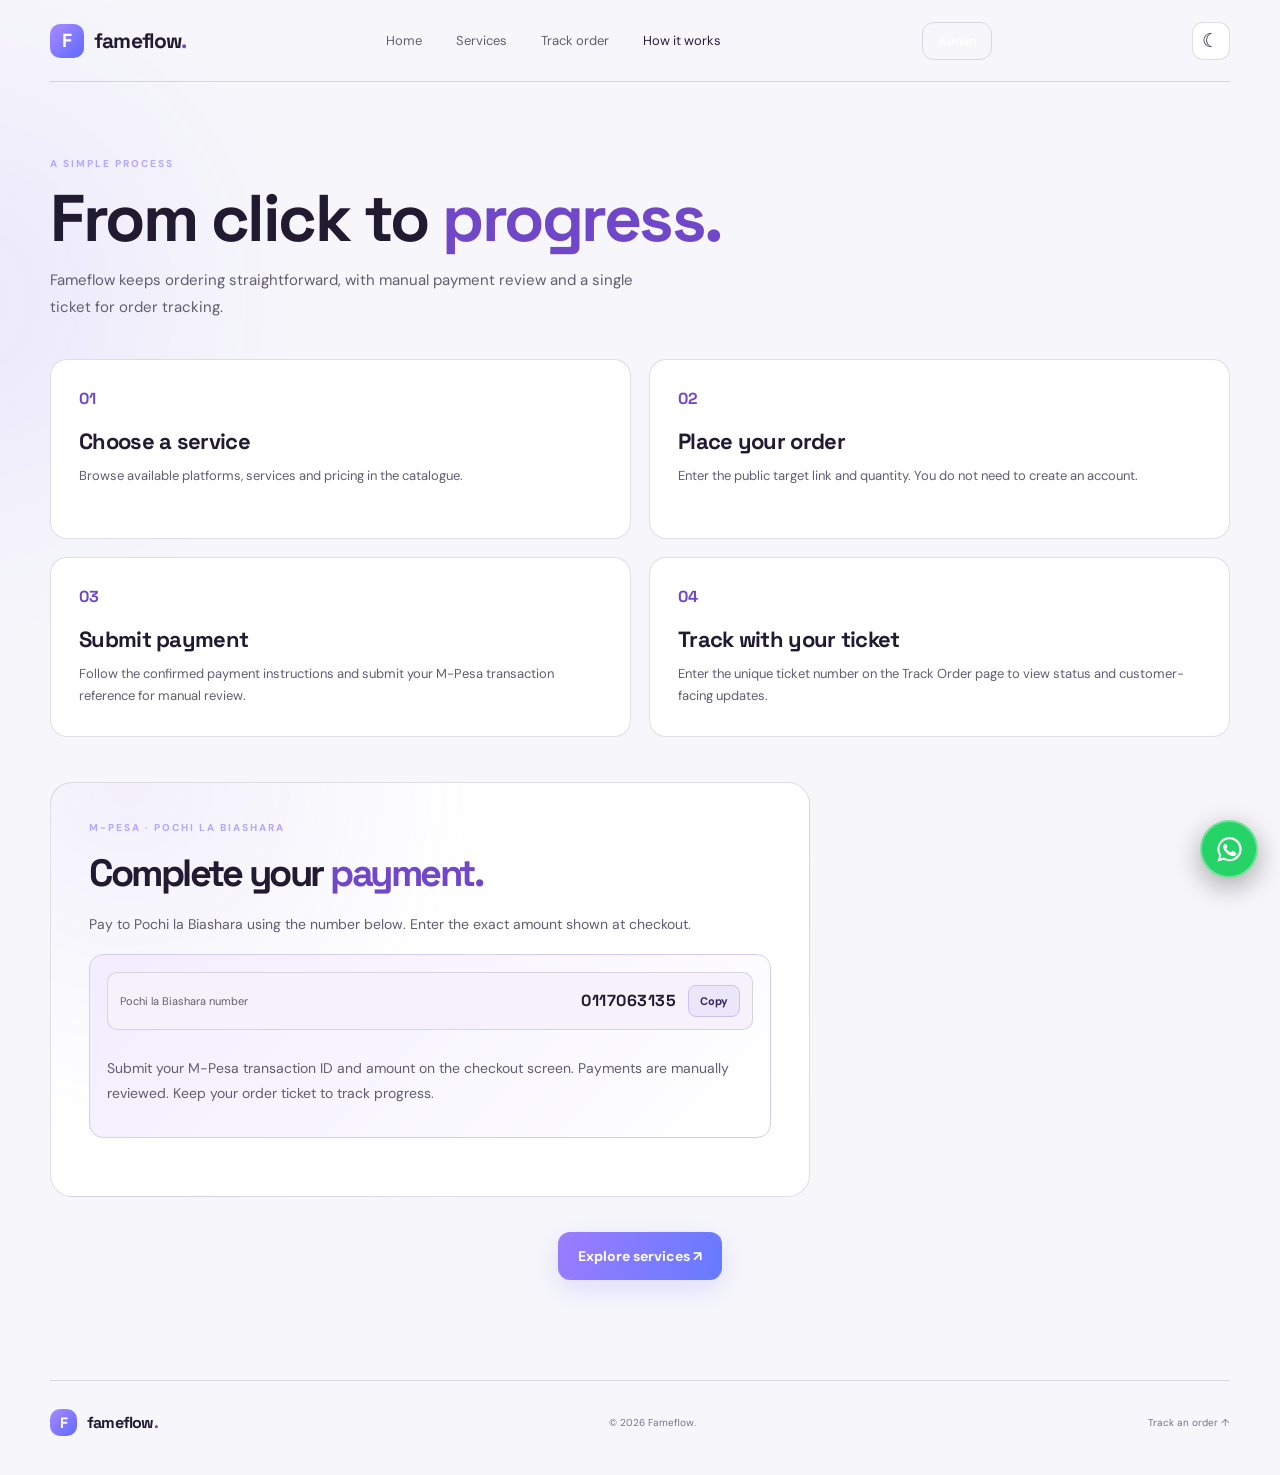
<file: how-it-works.html>
<!doctype html><html lang="en"><head><meta charset="utf-8"><meta name="viewport" content="width=device-width,initial-scale=1"><meta name="theme-color" content="#0c0a18"><title>How It Works — Fameflow</title><link rel="preconnect" href="https://fonts.googleapis.com"><link rel="preconnect" href="https://fonts.gstatic.com" crossorigin><link href="https://fonts.googleapis.com/css2?family=DM+Sans:wght@400;500;600;700;800&family=Space+Grotesk:wght@500;600;700&display=swap" rel="stylesheet"><link rel="stylesheet" href="styles.css"></head><body><div class="ambient ambient-a"></div><header class="topbar"><a class="brand" href="index.html"><span class="brand-mark">F</span><span>fameflow<span class="brand-dot">.</span></span></a><nav><a href="index.html">Home</a><a href="services.html">Services</a><a href="track.html">Track order</a><a class="active" href="how-it-works.html">How it works</a></nav><a class="button button-small button-outline" href="admin.html">Admin</a><button class="theme-toggle" id="theme-toggle" type="button" aria-label="Switch colour theme" title="Switch theme">◐</button><button class="menu-toggle" id="menu-toggle" aria-label="Open menu">☰</button></header><div class="mobile-nav" id="mobile-nav"><a href="index.html">Home</a><a href="services.html">Services</a><a href="track.html">Track order</a><a href="how-it-works.html">How it works</a><a href="admin.html">Admin</a></div><main class="wrap page-main"><div class="page-heading"><div class="eyebrow">A SIMPLE PROCESS</div><h1>From click to <span>progress.</span></h1><p>Fameflow keeps ordering straightforward, with manual payment review and a single ticket for order tracking.</p></div><div class="how-grid"><article class="how-card"><b>01</b><h2>Choose a service</h2><p>Browse available platforms, services and pricing in the catalogue.</p></article><article class="how-card"><b>02</b><h2>Place your order</h2><p>Enter the public target link and quantity. You do not need to create an account.</p></article><article class="how-card"><b>03</b><h2>Submit payment</h2><p>Follow the confirmed payment instructions and submit your M-Pesa transaction reference for manual review.</p></article><article class="how-card"><b>04</b><h2>Track with your ticket</h2><p>Enter the unique ticket number on the Track Order page to view status and customer-facing updates.</p></article></div><section class="notice-card"><div class="eyebrow">M-PESA · POCHI LA BIASHARA</div><h2>Complete your <span>payment.</span></h2><p>Pay to Pochi la Biashara using the number below. Enter the exact amount shown at checkout.</p><div class="etica-payment"><div class="payment-detail"><span>Pochi la Biashara number</span><strong>0117063135</strong><button type="button" class="copy-detail" data-copy="0117063135">Copy</button></div><p class="tiny muted">Submit your M-Pesa transaction ID and amount on the checkout screen. Payments are manually reviewed. Keep your order ticket to track progress.</p></div></section><div class="center-cta"><a class="button" href="services.html">Explore services ↗</a></div></main><footer class="footer wrap"><a class="brand" href="index.html"><span class="brand-mark">F</span><span>fameflow<span class="brand-dot">.</span></span></a><span>© <span data-year></span> Fameflow.</span><a href="track.html">Track an order ↑</a></footer><a class="whatsapp-float" href="https://wa.me/254117063135?text=Hello%20Fameflow%20Support%2C%20I%20need%20assistance%20with%20my%20order." target="_blank" rel="noopener" aria-label="Chat with Fameflow support on WhatsApp" title="WhatsApp support"><svg viewBox="0 0 32 32" aria-hidden="true"><path fill="currentColor" d="M16 3.2A12.5 12.5 0 0 0 5.3 22.1L3.6 28.4l6.5-1.7A12.5 12.5 0 1 0 16 3.2Zm0 22.7c-1.9 0-3.7-.5-5.3-1.5l-.4-.2-3.8 1 1-3.7-.3-.4A10.2 10.2 0 1 1 16 25.9Zm5.6-7.6c-.3-.2-1.8-.9-2.1-1s-.5-.2-.7.2-.8 1-1 1.2-.4.2-.7.1a8.3 8.3 0 0 1-2.5-1.5 9.3 9.3 0 0 1-1.7-2.1c-.2-.3 0-.5.1-.7l.5-.6.3-.5c.1-.2 0-.4 0-.6l-.9-2.1c-.2-.5-.5-.5-.7-.5h-.6c-.2 0-.6.1-.9.4s-1.2 1.2-1.2 2.9 1.2 3.3 1.4 3.5 2.4 3.7 5.8 5.1c.8.3 1.4.5 1.9.6.8.2 1.5.2 2 .1.6-.1 1.8-.7 2.1-1.4s.3-1.3.2-1.4-.3-.2-.6-.4Z"/></svg></a><script src="app.js"></script></body></html>
</file>
<file: styles.css>
:root{--bg:#0c0a18;--panel:#151226;--panel2:#1b1730;--text:#f5f2ff;--muted:#aaa4c1;--line:rgba(255,255,255,.1);--violet:#9b7cff;--blue:#6d8cff;--mint:#a8f0d1;--content:1180px}*{box-sizing:border-box}html{scroll-behavior:smooth;scroll-padding-top:90px}body{margin:0;background:var(--bg);color:var(--text);font-family:"DM Sans",sans-serif;overflow-x:hidden;min-width:320px}a{color:inherit;text-decoration:none}button,input,select,textarea{font:inherit}.ambient{position:fixed;width:420px;height:420px;border-radius:50%;filter:blur(115px);opacity:.14;pointer-events:none;z-index:-1}.ambient-a{background:#6d45ff;top:90px;left:-250px}.ambient-b{background:#2868ff;top:55vh;right:-280px}.wrap{width:min(var(--content),calc(100% - 56px));margin-inline:auto}.topbar{height:82px;width:min(var(--content),calc(100% - 56px));margin:auto;display:flex;align-items:center;justify-content:space-between;gap:24px;position:relative;z-index:5;border-bottom:1px solid var(--line)}.brand{display:flex;align-items:center;gap:10px;font-family:"Space Grotesk";font-weight:700;font-size:21px;letter-spacing:-.8px;white-space:nowrap}.brand-mark{width:34px;height:34px;display:grid;place-items:center;border-radius:10px;background:linear-gradient(135deg,#a98aff,#5e69ff);color:white;font-size:19px}.brand-dot,h1 span,h2 span{color:var(--violet)}nav{display:flex;gap:clamp(16px,3vw,34px);color:var(--muted);font-size:13px}nav a:hover,nav a.active,.text-link:hover{color:white}.button{border:0;border-radius:12px;padding:15px 20px;background:linear-gradient(110deg,#9b7cff,#667aff);color:white;font-weight:700;font-size:14px;cursor:pointer;box-shadow:0 9px 30px rgba(112,94,255,.18);display:inline-flex;justify-content:center;align-items:center;gap:15px;transition:transform .18s,filter .18s}.button:hover{filter:brightness(1.1);transform:translateY(-1px)}.button:disabled{opacity:.6;cursor:wait;transform:none}.button-small{padding:10px 15px;font-size:12px}.button-outline{background:transparent;border:1px solid var(--line);box-shadow:none}.menu-toggle,.mobile-nav{display:none}.hero{min-height:610px;padding-block:clamp(80px,10vw,130px) 80px;display:grid;grid-template-columns:1.1fr .9fr;align-items:center;gap:40px;position:relative}.eyebrow{font-size:10px;letter-spacing:2px;font-weight:800;color:#b8a7ff;display:flex;align-items:center;gap:9px}.pulse{width:7px;height:7px;border-radius:50%;background:var(--mint);box-shadow:0 0 12px var(--mint)}h1,h2{font-family:"Space Grotesk";letter-spacing:-2.5px}h1{font-size:clamp(48px,6.4vw,78px);line-height:.99;margin:22px 0}.lead{max-width:570px;color:var(--muted);font-size:clamp(14px,1.4vw,17px);line-height:1.85}.hero-actions{display:flex;align-items:center;gap:28px;margin-top:30px;flex-wrap:wrap}.text-link{font-size:13px;color:#d4cafa}.hero-note{margin-top:48px;font-size:11px;color:#8f89a9;display:flex;align-items:center;gap:10px;flex-wrap:wrap}.mini-check,.live-dot{color:var(--mint)}.hero-visual{height:400px;position:relative;display:grid;place-items:center}.hero-glass{width:min(100%,370px);height:275px;padding:24px;border-radius:22px;border:1px solid rgba(255,255,255,.15);background:linear-gradient(145deg,rgba(49,39,83,.78),rgba(21,18,38,.78));backdrop-filter:blur(18px);box-shadow:0 35px 100px rgba(0,0,0,.35);transform:rotate(4deg);position:relative;z-index:1}.glass-top,.glass-bottom{display:flex;justify-content:space-between;font-size:8px;letter-spacing:1.3px;color:#aaa4c1}.glass-metric{margin-top:38px}.glass-metric>span{display:block;font-size:9px;letter-spacing:1.5px;color:#aaa4c1}.glass-metric strong{font-family:"Space Grotesk";font-size:clamp(25px,3vw,32px);display:block;margin-top:5px}.glass-metric strong span{color:var(--violet)}.glass-bars{height:65px;display:flex;align-items:end;gap:8px;margin:10px 0 20px}.glass-bars i{display:block;flex:1;border-radius:5px 5px 1px 1px;background:linear-gradient(#a88aff,#626dff);opacity:.8}.glass-bars i:nth-child(1){height:20%}.glass-bars i:nth-child(2){height:35%}.glass-bars i:nth-child(3){height:28%}.glass-bars i:nth-child(4){height:48%}.glass-bars i:nth-child(5){height:42%}.glass-bars i:nth-child(6){height:62%}.glass-bars i:nth-child(7){height:52%}.glass-bars i:nth-child(8){height:70%}.glass-bars i:nth-child(9){height:64%}.glass-bars i:nth-child(10){height:83%}.glass-bars i:nth-child(11){height:75%}.glass-bars i:nth-child(12){height:100%}.hero-orbit{position:absolute;border:1px solid rgba(155,124,255,.17);border-radius:50%;pointer-events:none}.orbit-one{width:min(100%,490px);aspect-ratio:1}.orbit-two{width:min(82%,390px);aspect-ratio:1}.feature-strip{display:grid;grid-template-columns:repeat(3,1fr);gap:18px;padding-block:30px 85px;border-bottom:1px solid var(--line)}.feature-strip article{padding:22px;border:1px solid var(--line);border-radius:16px;background:rgba(21,18,38,.55)}.feature-strip b,.how-card>b{color:var(--violet);font-family:"Space Grotesk"}.feature-strip h3{font-size:16px;margin:16px 0 8px}.feature-strip p,.how-card p{font-size:13px;color:var(--muted);line-height:1.7;margin:0}.bottom-cta{display:flex;justify-content:space-between;align-items:center;gap:30px;padding-block:80px}.bottom-cta h2{font-size:clamp(32px,4vw,48px);margin:14px 0 0}.footer{min-height:95px;padding-block:25px 35px;display:flex;justify-content:space-between;align-items:center;gap:20px;color:#77718e;font-size:10px;border-top:1px solid var(--line)}.footer .brand{color:white;font-size:16px}.footer .brand-mark{width:27px;height:27px;font-size:15px}.page-main{padding-block:75px 100px;min-height:calc(100vh - 180px)}.page-heading{max-width:700px;margin-bottom:38px}.page-heading h1{font-size:clamp(42px,6vw,66px);margin:16px 0}.page-heading p{max-width:600px;color:var(--muted);line-height:1.8;font-size:15px}.service-grid{display:grid;grid-template-columns:repeat(3,minmax(0,1fr));gap:18px}.service-card{min-width:0;background:linear-gradient(145deg,#19152c,#11101f);border:1px solid var(--line);border-radius:17px;padding:23px;min-height:225px;display:flex;flex-direction:column}.service-icon{width:40px;height:40px;border-radius:12px;background:#2a2247;display:grid;place-items:center;color:#c7b8ff;font-size:18px;margin-bottom:17px}.service-card h3{font-size:18px;margin:9px 0 8px;overflow-wrap:anywhere}.service-card p{color:var(--muted);font-size:13px;line-height:1.65;min-height:40px}.service-meta{display:flex;justify-content:space-between;align-items:center;gap:12px;margin-top:auto;padding-top:15px;border-top:1px solid var(--line)}.service-price{font-weight:700;font-size:13px;white-space:nowrap}.service-price small{font-size:10px;color:var(--muted);font-weight:400}.empty-state{grid-column:1/-1;padding:32px;border:1px dashed var(--line);border-radius:15px;color:var(--muted);text-align:center}.order-area{display:grid;grid-template-columns:.8fr 1.2fr;gap:25px;margin-top:70px;scroll-margin-top:30px}.order-heading h2{font-size:clamp(34px,4vw,48px);margin:14px 0}.order-heading p{line-height:1.7}.form-card,.track-card,.admin-shell,.notice-card{border:1px solid var(--line);border-radius:22px;padding:clamp(22px,4vw,38px);background:radial-gradient(circle at 10% 0%,rgba(113,87,211,.18),transparent 45%),#151226}.stack{display:grid;gap:15px}.stack label,.admin-label{font-size:12px;color:#c8c2dc;display:grid;gap:8px}.stack input,.admin-label select,.admin-label textarea,.admin-order select,.admin-order textarea{width:100%;min-width:0;background:#0f0d1b;border:1px solid var(--line);border-radius:10px;padding:14px;color:white;font-size:14px;outline:none}.stack input:focus,.admin-label select:focus,.admin-label textarea:focus{border-color:#8870e8}.price-line{display:flex;justify-content:space-between;gap:10px;padding:13px 0;border-top:1px solid var(--line);font-size:13px;color:var(--muted)}.price-line strong{color:white;font-size:17px}.inline-result{font-size:12px;color:var(--mint);line-height:1.7;white-space:pre-wrap;overflow-wrap:anywhere}.inline-result.error{color:#ff9caa}.muted{color:var(--muted)}.small{font-size:12px;line-height:1.7}.tiny{font-size:10px;line-height:1.5}.selected-service{padding:13px;background:#211c39;border:1px solid var(--line);border-radius:10px;font-size:13px;color:#dcd4ff;line-height:1.6}.payment-panel{margin-top:20px}.payment-panel h3{margin:12px 0 5px}.ticket-receipt{display:grid;gap:5px;padding:16px;margin:18px 0;background:#0f0d1b;border:1px dashed #7663b9;border-radius:12px}.ticket-receipt span,.ticket-receipt small{color:var(--muted);font-size:11px}.ticket-receipt strong{font-family:"Space Grotesk";font-size:21px;letter-spacing:1px;overflow-wrap:anywhere}.narrow{max-width:900px}.track-card{display:grid;grid-template-columns:.85fr 1.15fr;gap:45px;align-items:start}.track-card h1{font-size:clamp(42px,5vw,60px);margin:15px 0}.track-card p{line-height:1.8}.tracking-result{grid-column:1/-1;margin-top:8px;padding:18px;background:#0f0d1b;border:1px solid var(--line);border-radius:14px;overflow-wrap:anywhere}.result-top{display:flex;justify-content:space-between;align-items:center;gap:12px;flex-wrap:wrap;margin-bottom:20px}.result-top strong{font-family:"Space Grotesk";letter-spacing:.5px}.status-pill{display:inline-flex;padding:7px 10px;border-radius:30px;background:#233d37;color:var(--mint);font-size:10px;font-weight:800;letter-spacing:1px}.tracking-facts{display:grid;grid-template-columns:repeat(2,minmax(0,1fr));gap:14px;padding-bottom:18px;border-bottom:1px solid var(--line)}.tracking-facts div{display:grid;gap:5px;min-width:0}.tracking-facts small{color:var(--muted);font-size:10px}.tracking-facts b{font-size:13px;overflow-wrap:anywhere}.tracking-result h3{font-size:14px;margin:20px 0 10px}.update-list{padding:0;margin:0;list-style:none;display:grid;gap:12px}.update-list li{display:grid;gap:4px;padding-left:12px;border-left:2px solid #7663b9;font-size:12px;line-height:1.6}.update-list time{font-size:10px;color:var(--muted)}.how-grid{display:grid;grid-template-columns:repeat(2,minmax(0,1fr));gap:18px}.how-card{padding:28px;border:1px solid var(--line);border-radius:17px;background:rgba(21,18,38,.7);min-height:180px}.how-card h2{font-size:22px;letter-spacing:-.7px;margin:18px 0 10px}.notice-card{margin-top:45px;max-width:760px}.notice-card h2{font-size:clamp(27px,4vw,38px);margin:15px 0}.notice-card p{color:var(--muted);font-size:14px;line-height:1.8}.center-cta{text-align:center;margin-top:35px}.admin-page{max-width:1000px}.admin-shell h1{font-size:clamp(38px,5vw,54px);margin:14px 0 25px}.admin-login{max-width:460px}.admin-panel{margin-top:30px}.admin-toolbar{display:flex;align-items:center;gap:9px;flex-wrap:wrap}.admin-toolbar h2{font-size:24px;margin:0 auto 0 0}.admin-orders{display:grid;gap:13px;margin:18px 0}.admin-order{min-width:0;padding:17px;border:1px solid var(--line);border-radius:13px;font-size:12px;background:#100e1d}.admin-order-head{display:flex;justify-content:space-between;gap:10px;margin-bottom:9px;flex-wrap:wrap}.admin-order p{color:var(--muted);margin:7px 0;overflow-wrap:anywhere;line-height:1.5}.admin-order a{color:#c7b8ff;overflow-wrap:anywhere}.admin-order select,.admin-order textarea{margin-top:8px}.admin-order textarea,.admin-label textarea{min-height:70px;resize:vertical}.admin-label{margin-top:12px}.admin-order button{margin-top:10px}.two-inputs{display:grid;grid-template-columns:repeat(2,minmax(0,1fr));gap:12px}hr{border:0;border-top:1px solid var(--line);margin:28px 0}.admin-shell>h2{font-size:23px}.toast{position:fixed;bottom:20px;left:50%;transform:translate(-50%,20px);opacity:0;pointer-events:none;background:#292344;border:1px solid var(--line);border-radius:12px;padding:12px 18px;font-size:12px;z-index:30;transition:.25s;max-width:calc(100% - 30px);text-align:center}.toast.show{opacity:1;transform:translate(-50%,0)}.hidden{display:none!important}
@media(min-width:1500px){:root{--content:1260px}.hero{min-height:680px}.hero-glass{width:410px;height:300px;padding:28px}.glass-metric{margin-top:45px}.glass-metric strong{font-size:36px}}
@media(max-width:900px){.wrap,.topbar{width:calc(100% - 44px)}nav{gap:15px;font-size:12px}.hero{grid-template-columns:1fr  .8fr;gap:15px;min-height:560px}.hero-visual{height:330px}.hero-glass{width:min(100%,320px);height:245px}.feature-strip{gap:12px}.feature-strip article{padding:18px}.service-grid{grid-template-columns:repeat(2,minmax(0,1fr))}.order-area{grid-template-columns:1fr}.order-heading{max-width:600px}.track-card{gap:25px;padding:25px}}
@media(max-width:680px){.wrap,.topbar{width:calc(100% - 36px)}.topbar{height:70px}.topbar>nav,.topbar>.button{display:none}.menu-toggle{display:grid;place-items:center;width:40px;height:40px;border:1px solid var(--line);border-radius:11px;background:transparent;color:white;font-size:19px}.mobile-nav{position:absolute;z-index:4;top:70px;left:18px;right:18px;padding:10px;background:#17142a;border:1px solid var(--line);border-radius:14px;box-shadow:0 15px 40px #0008}.mobile-nav.open{display:grid}.mobile-nav a{padding:13px;border-bottom:1px solid var(--line);font-size:13px}.mobile-nav a:last-child{border:0}.hero{display:block;padding-block:65px 45px;min-height:0}.hero h1{font-size:clamp(43px,11vw,60px);letter-spacing:-2px}.lead{font-size:14px}.hero-actions{gap:18px;margin-top:24px}.hero-note{margin-top:28px;font-size:10px;gap:8px}.hero-visual{height:300px;margin-top:15px}.hero-glass{width:min(82%,320px);height:235px;padding:20px}.glass-metric{margin-top:28px}.glass-metric strong{font-size:27px}.hero-orbit.orbit-one{width:300px}.hero-orbit.orbit-two{width:245px}.feature-strip{grid-template-columns:1fr;padding-block:20px 55px}.feature-strip article{padding:19px}.bottom-cta{display:block;padding-block:55px}.bottom-cta .hero-actions{margin-top:20px}.footer{flex-wrap:wrap;min-height:0;padding-block:22px 30px}.footer>span{order:3;width:100%}.page-main{padding-block:50px 70px;min-height:calc(100vh - 140px)}.page-heading{margin-bottom:25px}.page-heading h1{font-size:clamp(38px,10vw,52px);letter-spacing:-2px}.page-heading p{font-size:13px}.service-grid{grid-template-columns:1fr;gap:12px}.service-card{min-height:190px;padding:19px}.service-card p{min-height:0}.order-area{margin-top:45px;gap:16px}.form-card,.track-card,.admin-shell,.notice-card{padding:21px;border-radius:17px}.track-card{grid-template-columns:1fr;gap:20px}.track-card h1{font-size:44px}.tracking-facts{gap:12px}.how-grid{grid-template-columns:1fr;gap:12px}.how-card{min-height:0;padding:22px}.notice-card{margin-top:25px}.admin-toolbar{gap:7px}.admin-toolbar h2{width:100%;margin-bottom:5px}.admin-order{padding:13px}.admin-order-head{font-size:11px}.two-inputs{gap:8px}.admin-order .button{padding:10px 9px;font-size:10px}}
@media(max-width:380px){.wrap,.topbar{width:calc(100% - 28px)}.hero h1{font-size:41px}.hero-actions .button{padding:13px 14px;font-size:12px}.hero-visual{height:260px}.hero-glass{height:220px}.glass-bars{gap:5px}.tracking-facts{grid-template-columns:1fr 1fr}.result-top strong{font-size:12px}.service-meta{align-items:flex-start;flex-direction:column}.service-meta .button{width:100%}.two-inputs{grid-template-columns:1fr}}

/* Etica Paybill instructions */
.etica-payment{display:grid;gap:12px;padding:17px;margin:16px 0 20px;background:linear-gradient(135deg,rgba(104,78,190,.17),rgba(27,23,48,.92));border:1px solid rgba(160,139,235,.35);border-radius:14px;min-width:0}
.etica-payment h4{margin:0;font-family:"Space Grotesk";font-size:18px}
.payment-detail{display:grid;grid-template-columns:minmax(0,1fr) auto auto;align-items:center;gap:12px;padding:12px;background:rgba(10,8,19,.55);border:1px solid var(--line);border-radius:10px;min-width:0}
.payment-detail span{font-size:11px;color:var(--muted)}
.payment-detail strong{font-family:"Space Grotesk";font-size:16px;letter-spacing:.5px;overflow-wrap:anywhere}
.copy-detail{border:1px solid #7563b3;background:#292344;color:#eee9ff;border-radius:8px;padding:8px 11px;font-size:11px;font-weight:700;cursor:pointer}
.copy-detail:hover{background:#3a315e}
@media(max-width:420px){.payment-detail{grid-template-columns:minmax(0,1fr) auto;gap:7px}.payment-detail span{grid-column:1/-1}.payment-detail strong{font-size:15px}}

/* Fameflow final: system/light/dark theme, WhatsApp support and Pochi payment */
.theme-toggle{width:38px;height:38px;flex:0 0 38px;border:1px solid var(--line);border-radius:11px;background:var(--panel);color:var(--text);font-size:19px;cursor:pointer;display:grid;place-items:center}
.whatsapp-float{position:fixed;right:22px;bottom:22px;z-index:40;width:58px;height:58px;border-radius:50%;display:grid;place-items:center;background:#25D366;color:#fff;box-shadow:0 8px 28px #0005;border:2px solid #ffffff55;transition:transform .2s,filter .2s}
.whatsapp-float:hover{transform:translateY(-3px);filter:brightness(1.06)}
.whatsapp-float svg{width:31px;height:31px}
:root[data-theme="light"]{--bg:#f7f7fb;--panel:#fff;--panel2:#f0eef8;--text:#211b31;--muted:#625d70;--line:rgba(35,25,60,.14);--violet:#7047c8;--blue:#536bd8;--mint:#167a55}
:root[data-theme="light"] body{background:var(--bg);color:var(--text)}
:root[data-theme="light"] .topbar nav{color:#625d70}
:root[data-theme="light"] nav a:hover,:root[data-theme="light"] nav a.active{color:#281d40}
:root[data-theme="light"] .brand{color:#211b31}
:root[data-theme="light"] .brand-dot,:root[data-theme="light"] h1 span,:root[data-theme="light"] h2 span{color:#7047c8}
:root[data-theme="light"] .hero-glass{background:linear-gradient(145deg,rgba(255,255,255,.94),rgba(239,235,250,.92));border-color:rgba(75,55,120,.2);box-shadow:0 35px 100px rgba(55,40,90,.12)}
:root[data-theme="light"] .glass-top,:root[data-theme="light"] .glass-bottom,:root[data-theme="light"] .glass-metric>span{color:#625d70}
:root[data-theme="light"] .glass-metric strong{color:#211b31}
:root[data-theme="light"] .feature-strip article,:root[data-theme="light"] .how-card{background:#fff}
:root[data-theme="light"] .service-card{background:linear-gradient(145deg,#fff,#f3f0fa);border-color:var(--line)}
:root[data-theme="light"] .form-card,:root[data-theme="light"] .track-card,:root[data-theme="light"] .admin-shell,:root[data-theme="light"] .notice-card{background:radial-gradient(circle at 10% 0%,rgba(113,87,211,.09),transparent 45%),#fff}
:root[data-theme="light"] .stack label,:root[data-theme="light"] .admin-label{color:#504960}
:root[data-theme="light"] .stack input,:root[data-theme="light"] .admin-label select,:root[data-theme="light"] .admin-label textarea,:root[data-theme="light"] .admin-order select,:root[data-theme="light"] .admin-order textarea{background:#faf9fd;color:#211b31;border-color:rgba(35,25,60,.18)}
:root[data-theme="light"] .selected-service{background:#f0ebfc;color:#39275e;border-color:#ded4f7}
:root[data-theme="light"] .price-line{color:#625d70}
:root[data-theme="light"] .price-line strong{color:#211b31}
:root[data-theme="light"] .ticket-receipt,:root[data-theme="light"] .tracking-result{background:#f7f5fc;color:#211b31}
:root[data-theme="light"] .admin-order{background:#faf9fd}
:root[data-theme="light"] .admin-order a{color:#6240a8}
:root[data-theme="light"] .payment-detail{background:#f5f2fb}
:root[data-theme="light"] .copy-detail{background:#ece6fa;color:#39275e;border-color:#cfc1ef}
:root[data-theme="light"] .etica-payment{background:linear-gradient(135deg,#f2edff,#fff);border-color:#d8ccef}
:root[data-theme="light"] .mobile-nav{background:#fff;box-shadow:0 15px 40px #211b3120}
:root[data-theme="light"] .mobile-nav a{color:#211b31}
:root[data-theme="light"] .menu-toggle{color:#211b31;border-color:var(--line)}
:root[data-theme="light"] .footer .brand{color:#211b31}
:root[data-theme="light"] .status-pill{background:#e0f4eb;color:#176747}
:root[data-theme="light"] .toast{background:#fff;color:#211b31;border-color:var(--line);box-shadow:0 8px 30px #211b311c}
:root[data-theme="light"] .ambient{opacity:.08}
@media(max-width:680px){.theme-toggle{margin-left:auto}.whatsapp-float{width:54px;height:54px;right:16px;bottom:16px}}
</file>
